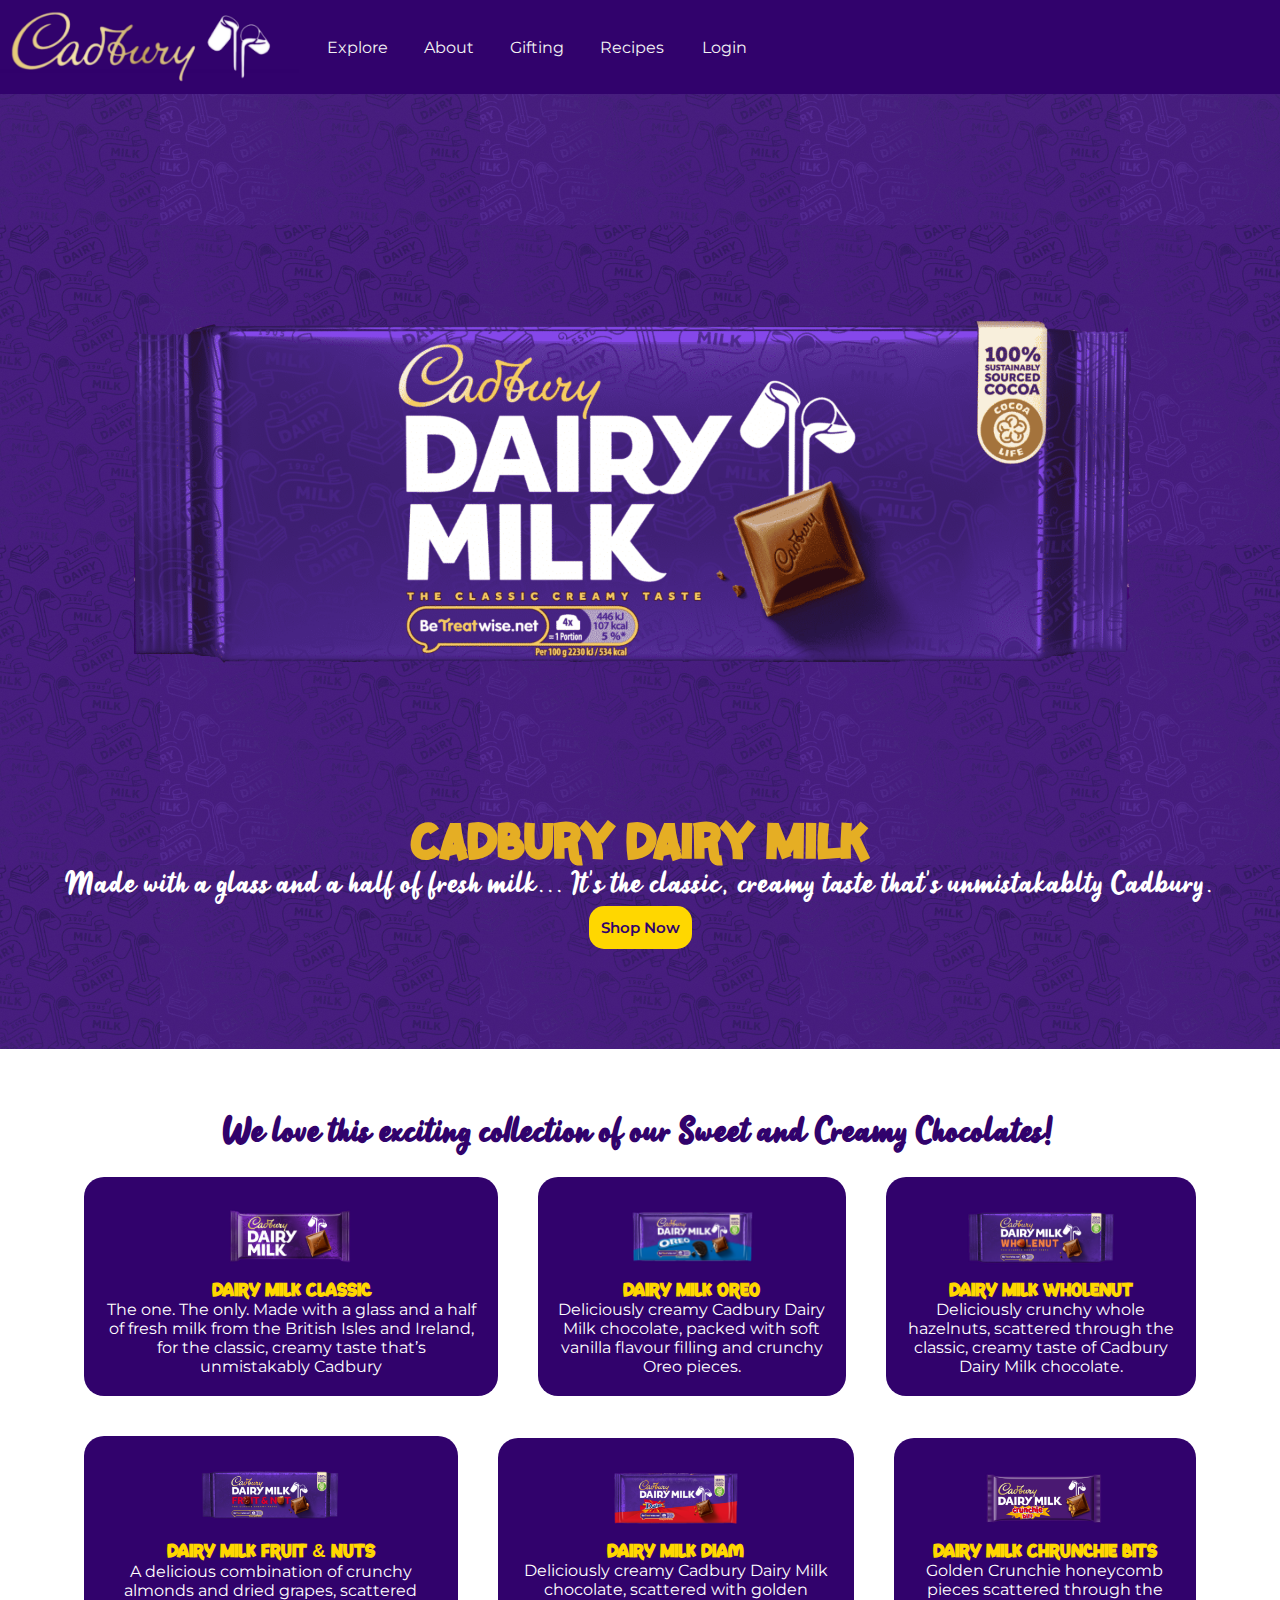
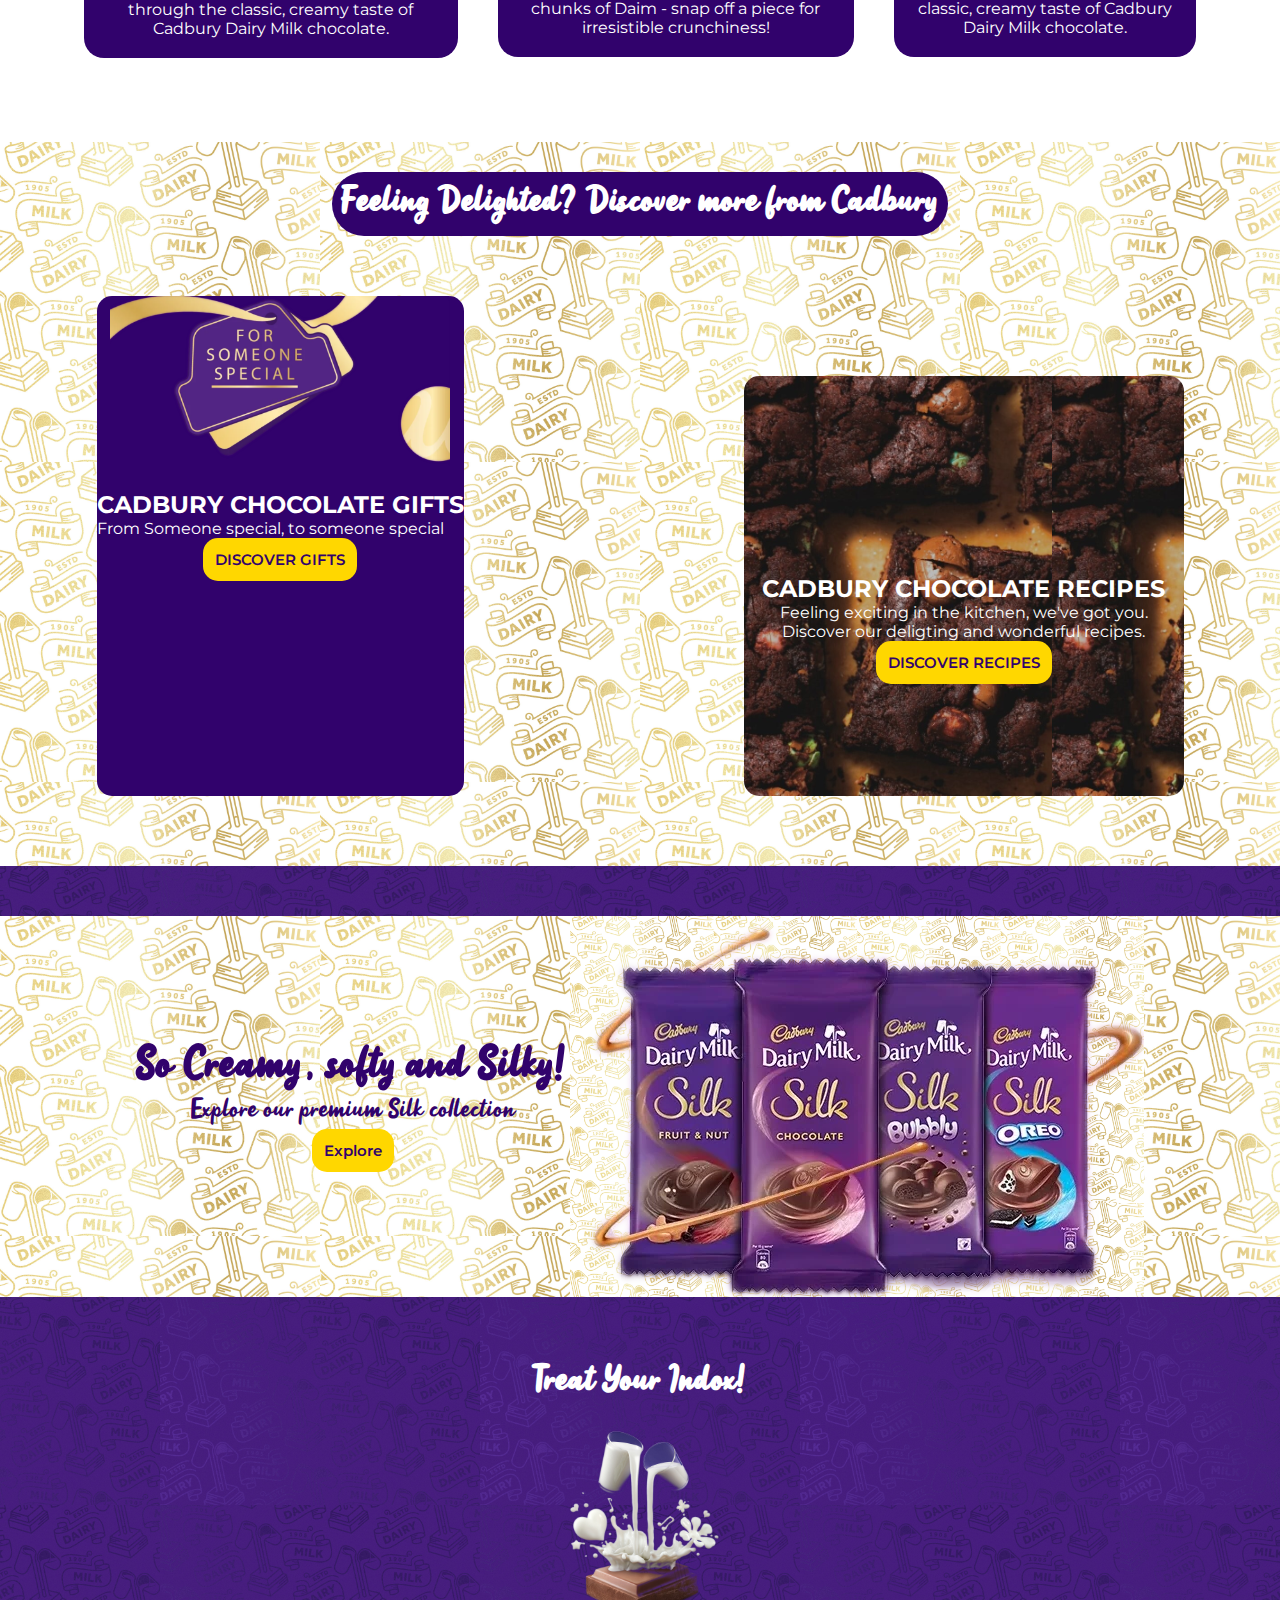
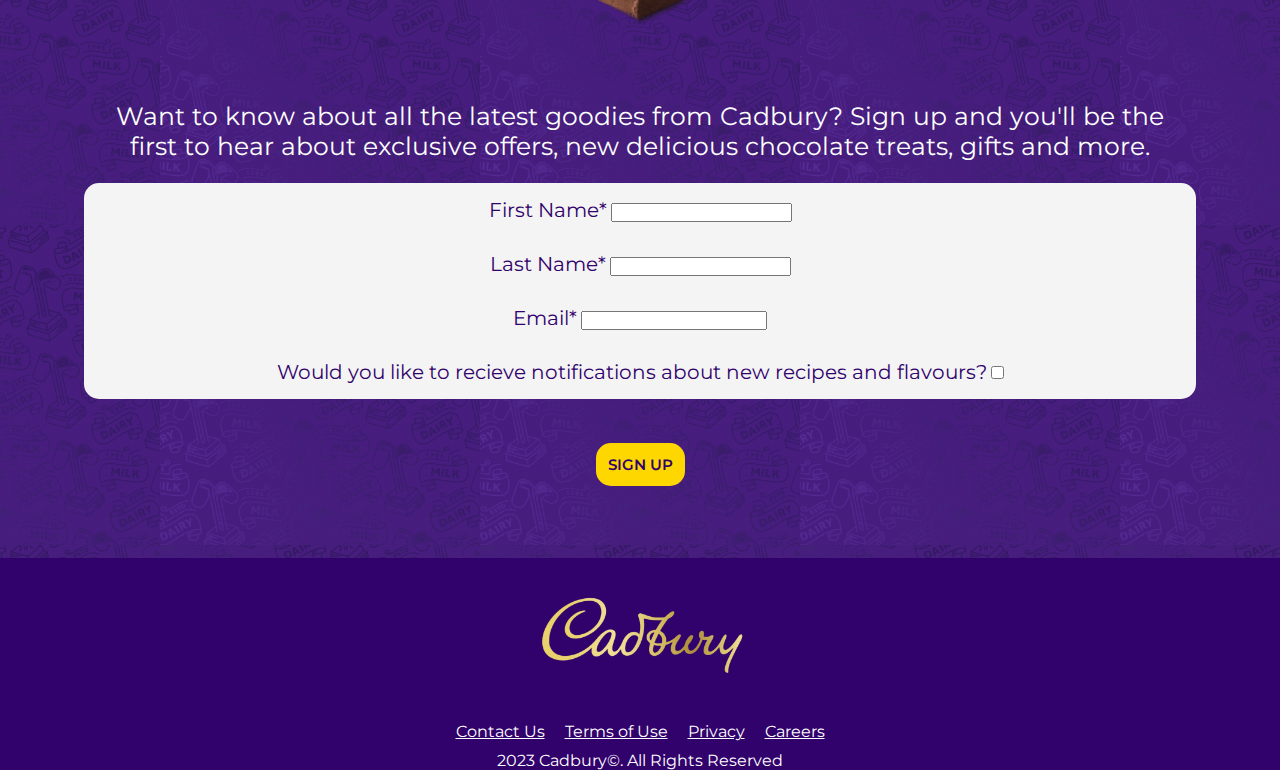
<file: index.html>
<!DOCTYPE html>
<html lang="en">
<head>
    <meta charset="UTF-8">
    <meta name="viewport" content="width=device-width, initial-scale=1.0">
    <meta name="description" content="Assignment 3">
    <meta name="robots" content="noindex, nofollow">
    <title>Assignment 3: This is so Sweet</title>
    <link rel="preconnect" href="https://fonts.googleapis.com">
    <link rel="preconnect" href="https://fonts.gstatic.com" crossorigin>
    <link href="https://fonts.googleapis.com/css2?family=Montserrat:wght@500&display=swap" rel="stylesheet">
    <link rel= "stylesheet" href="./css/style.css">
</head>
<body>
    <header>
        <!--Adding our logo-->
        <div class="logo">
            <a href="index.html"> <img src="./images/logo.png" alt="logo"></a>   
        </div>
        <!--Adding our nav links-->
        <nav>
            <menu>
                    <li><a href="#">Explore</a></li>
                    <li><a href="#">About</a></li>
                    <li><a href="#">Gifting</a></li>
                    <li><a href="#">Recipes</a></li>  
            </menu>   
        </nav>
        <div>
            <a href="#">Login</a>
        </div> 
    </header>
    <main>
        <section class="mast-head">
            <div class="mast-head-img">
                <img src="./images/chocolate.png" alt="mast-head-img">
            </div>
            <h1>CADBURY DAIRY MILK</h1>
            <p>Made with a glass and a half of fresh milk... It's the classic, creamy taste that's unmistakablty Cadbury.</p>
            <a href="#" class="button">Shop Now</a>
        </section>
        <section class="products">
            <h2>We love this exciting collection of our Sweet and Creamy Chocolates!</h2>
            <div class="products-section">
                <div class="chocolate-row">
                    <div class="chocolate">
                        <div>
                            <a href="#" class="chocolate-image">
                                <img src="./images/DairyMilkClassic.png" alt="chocolate">
                            </a>
                            <div class="chocolate-content">
                                <h3>Dairy Milk Classic</h3>
                                <p>The one. The only. Made with a glass and a half of fresh milk from the British Isles and Ireland, for the classic, creamy taste that’s unmistakably Cadbury</p>
                            </div>
                        </div>
                    </div>
                    <div class="chocolate">
                        <div>
                            <a href="#" class="chocolate-image">
                                <img src="./images/DairyMilkOreo.png" alt="chocolate">
                            </a>
                            <div class="chocolate-content">
                                <h3>Dairy Milk Oreo</h3>
                                <p>Deliciously creamy Cadbury Dairy Milk chocolate, packed with soft vanilla flavour filling and crunchy Oreo pieces.</p>
                            </div>
                        </div>
                    </div>
                    <div class="chocolate">
                        <div>
                            <a href="#" class="chocolate-image">
                                <img src="./images/DairyMilkWholenut.png" alt="chocolate">
                            </a>
                            <div class="chocolate-content">
                                <h3>Dairy Milk Wholenut</h3>
                                <p>Deliciously crunchy whole hazelnuts, scattered through the classic, creamy taste of Cadbury Dairy Milk chocolate.</p>
                            </div>
                        </div>
                    </div>
                </div>
                <div class="chocolate-row">
                    <div class="chocolate">
                        <div>
                            <a href="#" class="chocolate-image">
                                <img src="./images/DairyMilkFruit&Nut.png" alt="chocolate">
                            </a>
                            <div class="chocolate-content">
                                <h3>Dairy Milk Fruit & Nuts</h3>
                                <p>A delicious combination of crunchy almonds and dried grapes, scattered through the classic, creamy taste of Cadbury Dairy Milk chocolate.</p>                            
                            </div>
                        </div>
                    </div>
                    <div class="chocolate">
                        <div>
                            <a href="#" class="chocolate-image">
                                <img src="./images/DairyMilkDiam.png" alt="chocolate">
                            </a>
                            <div class="chocolate-content">
                                <h3>Dairy Milk Diam</h3>
                                <p>Deliciously creamy Cadbury Dairy Milk chocolate, scattered with golden chunks of Daim - snap off a piece for irresistible crunchiness!</p>                         
                            </div>
                        </div>
                    </div>
                    <div class="chocolate">
                        <div>
                            <a href="#" class="chocolate-image">
                                <img src="./images/DairyMilkCrunchy.png" alt="chocolate">
                            </a>
                            <div class="chocolate-content">
                                <h3>Dairy Milk Chrunchie Bits</h3>
                                <p>Golden Crunchie honeycomb pieces scattered through the classic, creamy taste of Cadbury Dairy Milk chocolate.
                                </p>            
                            </div>
                        </div>
                    </div>
                </div>
            

            </div>
        </section>
        <section class="special">
            <h2>Feeling Delighted? Discover more from Cadbury</h2>
            <div> 
                <section class="gift">
                    <div class="gift-image">
                        <img src="./images/gifting.png" alt="gift-image">
                    </div>
                    <div class="gift-cap">
                        <h2>CADBURY CHOCOLATE GIFTS</h2>
                        <p>From Someone special, to someone special</p>
                        
                    </div>
                    <a href="#" class="button">DISCOVER GIFTS</a>
                </section>
                <section class="recipes">
                    <!--<div class="recipes-image">
                        <img src="./images/recipes.jpg">
                    </div>-->
                    <div class="recipes-cap">
                        <h2>CADBURY CHOCOLATE RECIPES</h2>
                        <p>Feeling exciting in the kitchen, we've got you.
                            Discover our deligting and wonderful recipes.
                        </p>
                        <a href="#" class="button">DISCOVER RECIPES</a>
                    </div>
                </section>
            </div>
        </section>
        <section class="silk">
            <div>
                <h2>So Creamy, softy and Silky!</h2>
                <p>Explore our premium Silk collection</p>
                <a href="#" class="button">Explore</a>
            </div>
            
            <div class="silk image">
                <img src="./images/silk.webp" alt="silk chocolate">
            </div>
        </section>
        <section class="indox">
            <h2>Treat Your Indox!</h2>
            <div>
                <img src="./images/MilkHeart.png" alt="milk heart">
            </div>
            <div class="indox-cap">
                <p>Want to know about all the latest goodies from Cadbury? 
                     Sign up and you'll be the first to hear about exclusive offers, new delicious chocolate treats, gifts and more.
                </p>
                <div class="form-grid">
                    <div>
                        <label for="fname">First Name*</label>
                        <input type="text" id="fname" name="name" required>
                    </div>
                    <div>
                        <label for="lname">Last Name*</label>
                        <input type="text" id="lname" name="name" required>
                    </div>
                    <div>
                        <label for="email">Email*</label>
                        <input type="email" id="email" name="email" required>
                    </div>
                    <div>    
                        <label>Would you like to recieve notifications about new recipes and flavours?</label>
                        <input type="checkbox" id="notifications" name="notifications">
                    </div>
                </div>
                <a href="#" class="button">SIGN UP</a>
            </div>
        </section>
    </main>
    <footer>
        <div>
            <a href="#"><img src="./images/Cadbury-Logo.png" alt="footer-logo"></a>
        </div>
        <div>
            <ul>
                <li><a href="#">Contact Us</a></li>
                <li><a href="#">Terms of Use</a></li>
                <li><a href="#">Privacy</a></li>
                <li><a href="#">Careers</a></li>
            </ul>
        </div>
        <div>
            <p>2023 Cadbury©. All Rights Reserved</p>
        </div>
    </footer>
    <script src="./js/script.js"></script>
</body>
</html>
</file>
<file: css/style.css>
/* General Styling */
@font-face {
    font-family: 'Jelly Bean';
    src: url(../fonts/Jelly-Bean-Script-DEMO-Reg/Jelly\ Bean\ Script.ttf);
}
@font-face {
    font-family: 'Nesting';
    src: url(../fonts/nesting/NESTING-PERSONALUSE.otf);
}
html{scroll-behavior: smooth;}
*{
    margin: 0;
    padding: 0;
    box-sizing: border-box;
}
body{
    margin: 0px;
    font-family: 'Montserrat', sans-serif;
    padding: 0px;
}

/*Adding our custom fonts*/
h1, h2, h3, h4, h5, h6, p, a, li, label{
    color: white;
    font-family: 'Montserrat', sans-serif;
}
.mast-head p, .products h2, .special > h2, .indox h2{
   font-family: 'Jelly Bean', sans-serif; 
}
h1{
    font-family: 'Nesting', sans-serif;
}

body{
    /*background-color: #330072;*/
    background-image: url(../images/background.jpg);
    background-size: 25%; /* This ensures the image covers the entire element */
    background-position: center; /* Center the image */
    background-repeat: repeat;
     /* Prevent the image from repeating */
}


/*Header nav bar*/
header{
    background-color: #31026c;
    display: flex;
    align-items: center;
}
header a{
    text-decoration: none;
    color: #f4f4f4;
    align-items: center;
    margin-right: 20px
}
header li {
    list-style: none;
}

header nav {
    margin-right: 10px; /* Adjusted for responsiveness */
}
header nav menu{
    display: flex;
    align-items: center;
}
header nav menu li{
    padding: 8px;
    text-align: center;
}

/*Logo design*/
.logo img{
    height: 90px;
    width: auto;
    
}
/*Master header*/
.mast-head{
    align-items: center;
    display: flex;
    flex-direction: column;
    padding-bottom: 100px;
    text-align: center;
}
.mast-head img{
    height: auto; /* Make the image responsive */
    max-width: 100%; /* Make the image responsive */
}
.mast-head h1{
    color: rgb(229, 174, 36);
    font-size: 50px;
    font-weight: 1000;
}
.mast-head p{
    font-size: 35px;
}
.mast-head .button{
    font-size: 15px;
}
/*footer css*/
footer{
    display: flex;
    background-color: #31026c;
    flex-direction: column;
    align-items: center;
}
footer > div:nth-child(2) > ul{
    display: flex;
    justify-content: center;
    text-align: center;
}
footer li{
    list-style: none;
    padding: 10px;
}

footer div img{
    height: 150px;
}

/*Styling for products*/
.products{
    display: flex;
    flex-direction: column;
    align-items: center;
    background-color: white; 
    padding: 5%;
}
.products h2{
    color: #31026c;
    font-size: 40px;
    font-weight: 1000;
    text-align: center;
}
.products h3{
    color: gold;
    font-family: 'Nesting',sans-serif;
}
/*products section has chocolate rows*/
.chocolate-row{
    display: flex;
    align-items: center;
    justify-content: space-between;
}
.chocolate{
    display: flex;
    flex-direction: column;
    justify-content: space-between;
    align-items: center;
}
.chocolate > div{
    display: flex;
    flex-direction: column;
    align-items: center;
    text-align: center;
    background-color: #31026c;
    border-radius: 20px;
    height: auto;
    padding: 20px;
    margin: 20px;
}
.chocolate-image img{
    height: 80px;
    width: auto;
    padding: 10px;
}
/*Styling our buttons*/
.button{
    background-color: gold;
    padding: 12px;
    border-radius: 15px;
    text-decoration: none;
    width: auto;
    color: #31026c;
    font-size: 15px;
    font-weight: 600;
}
/*Special section*/
.special{
    display: flex;
    flex-direction: column;
    align-items: center;
    padding: 30px;
    margin-bottom: 50px;
    background-image: url(../images/background\ gold.jpg);
    background-size: 25%;
}
.special > div{
    display: flex;
    justify-content:center;
    padding: 40px;
}
.special > h2{
    background-color:#31026c;
    color: white;
    border-radius: 80px;
    padding: 10px;
    font-size: 40px; 
    font-weight: 1000;
    text-align: center;
}
/*Gift section in special*/
.gift{
    display: flex;
    flex-direction: column;
    align-items: center;
    margin-top: 20px;
    margin-right: 280px;
    background-color: #31026c;
    border-radius: 15px;
    padding: 0px;
}
.gift-image img{
    height: 170px;
    width: auto;
   
}
.gift-cap{
    margin-top: 20px;
}
/*recipes section in special*/
.recipes{
    margin-top: 100px;
    width: 440px;
    background-image: url(../images/recipes.jpg);
    background-color: rgba(106, 27, 27, 0.5); /* Red background with 50% transparency */
    background-size: 70%;
    height: 420px;
    border-radius: 15px;
}
.recipes-cap{
    display: flex;
    flex-direction: column;
    align-items: center;
    text-align: center;
    margin-top: 45%;
}
/*indox section*/
.indox {
    display: flex;
    flex-direction: column;
    align-items: center;
    text-align: center;
    justify-content: flex-start;
    padding: 5%;
}
.indox p{
    padding: 2%;
}

.indox div img{
    height: 250px;
    width: auto;
}
.indox-cap{
    padding: 20px;
}
.indox h2{
    font-size: 40px; 
    font-family: 'Jelly bean', sans-serif;
}
.indox p{
    font-size: 25px;
    color: white;
}
.silk{
    background-image: url(../images/background\ gold.jpg);
    background-size: 25%;
    display: flex;
    flex-direction: row; 
    align-items: center;
    justify-content: center;
}
.silk h2{
    font-family: 'Jelly bean', sans-serif;
    color: #31026c;
    font-size: 50px;
}
.silk p{
    color: #31026c;
    font-family: 'Jelly bean', sans-serif;
    font-size: 30px;
}
.silk div{
    display: flex;
    flex-direction: column;
    align-items: center;
    text-align: center;
}

/*Desugn for our form*/
.form-grid{
    background-color: #f4f4f4;
    display: flex;
    flex-direction: column;
    justify-content: space-evenly;
    text-align: center;
    border-radius: 15px;  
    margin-bottom: 5%;  
}
.form-grid label{
    font-size: 20px;
    color:#31026c;
}
.form-grid div{
    padding: 15px;
}
.form-grid div:nth-child(3) input{
    padding-left: 5px;
}


@media only screen and (max-width: 768px) {
    /* Add specific styles for smaller screens here */
    body {
        background-size: 50%;
    }
    header{
        flex-direction: column;
    }
    .logo{
        margin-left: 100px;
    }
    .mast-head img {
        height: auto;
        max-width: 100%;
    }

    .mast-head h1 {
        font-size: 40px;
    }

    .mast-head p {
        font-size: 15px;
    }

    .mast-head .button {
        font-size: 12px;
    }
    .chocolate-row{
        flex-direction: column;
    }
    .special >div{
        flex-direction: column;
        align-items: center;
    }
    .special{
        align-items: center;
    }
    .gift{
        margin-right: 75px;
        padding: 10px;
        text-align: center;
    }
    .silk{
        flex-direction: column;
    }
    .silk img{
        height: 250px;
        width: auto;
    }
    .indox img{
        height: 170px;
    }
    .indox h2{
        font-size: 50px;
    }
}
</file>
